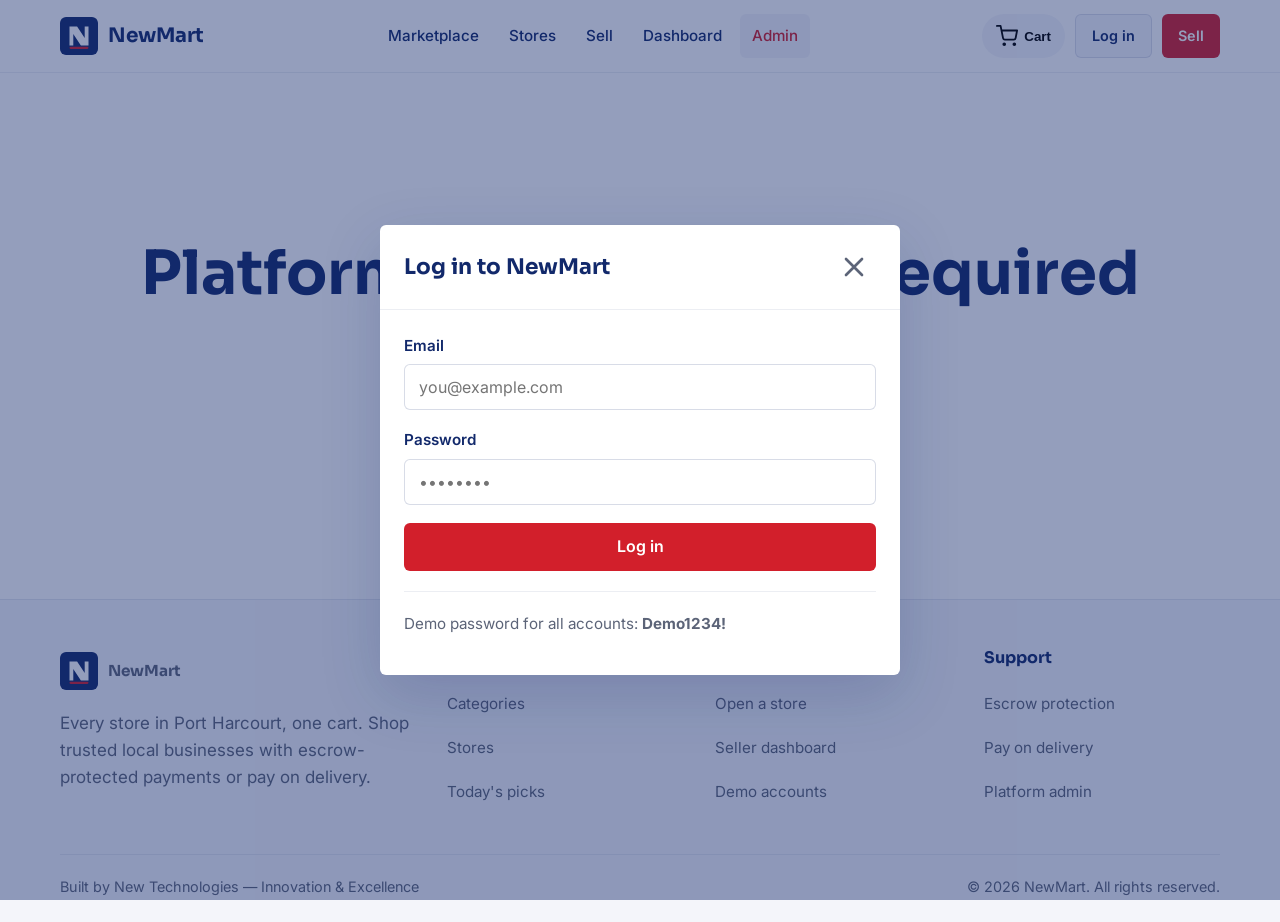
<file: admin.html>
<!DOCTYPE html>
<html lang="en-NG">
<head>
  <meta charset="UTF-8">
  <meta name="viewport" content="width=device-width, initial-scale=1.0">
  <title>Platform Dashboard — NewMart</title>
  <meta name="description" content="New Technologies platform overview for NewMart marketplace.">
  <link rel="stylesheet" href="https://fonts.googleapis.com/css2?family=Sora:wght@400;500;600;700&family=Inter:wght@400;500;600;700;800&display=swap">
  <link rel="stylesheet" href="kira-kit/kira-motion.css">
  <link rel="stylesheet" href="css/styles.css">
</head>
<body>
  <main>
    <section class="section" id="admin">
      <div class="container">
        <div id="guest-message" style="display:none;">
          <div class="empty-state">
            <h1 class="section-title">Platform admin access required</h1>
            <p>Log in with an admin account to view this dashboard.</p>
            <a href="sell.html#demo" class="btn btn-primary" style="margin-top:16px;">See demo logins</a>
          </div>
        </div>

        <div id="admin-content">
          <h1 class="section-title" data-motion="fade-up">Platform overview</h1>
          <p class="section-lead" data-motion="fade-up">New Technologies' marketplace health view.</p>
          <div class="stat-grid" data-motion="fade-up" data-motion-stagger="80" id="platform-stats"></div>

          <div class="panel" data-motion="fade-up">
            <h3>Trend charts</h3>
            <div class="card-grid" id="trend-charts">
              <div class="stat-card"><h4>Sales</h4><div style="height:120px;background:linear-gradient(to top, rgba(18,41,107,0.1) 60%, transparent 60%);border-radius:var(--radius-card);margin-top:10px;"></div></div>
              <div class="stat-card"><h4>New stores</h4><div style="height:120px;background:linear-gradient(to top, rgba(18,41,107,0.1) 40%, transparent 40%);border-radius:var(--radius-card);margin-top:10px;"></div></div>
              <div class="stat-card"><h4>Buyer sign-ups</h4><div style="height:120px;background:linear-gradient(to top, rgba(18,41,107,0.1) 70%, transparent 70%);border-radius:var(--radius-card);margin-top:10px;"></div></div>
            </div>
          </div>

          <div class="panel" data-motion="fade-up" id="stores-panel">
            <h3>Stores</h3>
            <div class="table-wrap" style="overflow-x:auto;">
              <table class="data-table" id="stores-table">
                <thead><tr><th>Store</th><th>Owner</th><th>Status</th><th>GMV</th><th>Dispute rate</th><th>Actions</th></tr></thead>
                <tbody></tbody>
              </table>
            </div>
          </div>

          <div class="panel" data-motion="fade-up" id="disputes-panel">
            <h3>Disputes</h3>
            <div id="disputes-list"></div>
          </div>

          <div class="panel" data-motion="fade-up" id="invoices-panel">
            <h3>Commission & POD invoices</h3>
            <div class="table-wrap" style="overflow-x:auto;">
              <table class="data-table" id="admin-invoices-table">
                <thead><tr><th>Store</th><th>Type</th><th>Amount</th><th>Due</th><th>Status</th><th>Actions</th></tr></thead>
                <tbody></tbody>
              </table>
            </div>
          </div>
        </div>
      </div>
    </section>
  </main>

  <script src="kira-kit/gsap.min.js"></script>
  <script src="kira-kit/ScrollTrigger.min.js"></script>
  <script src="kira-kit/kira-motion.js" defer></script>
  <script src="js/app.js"></script>
  <script src="js/pages/admin.js"></script>
</body>
</html>
</file>
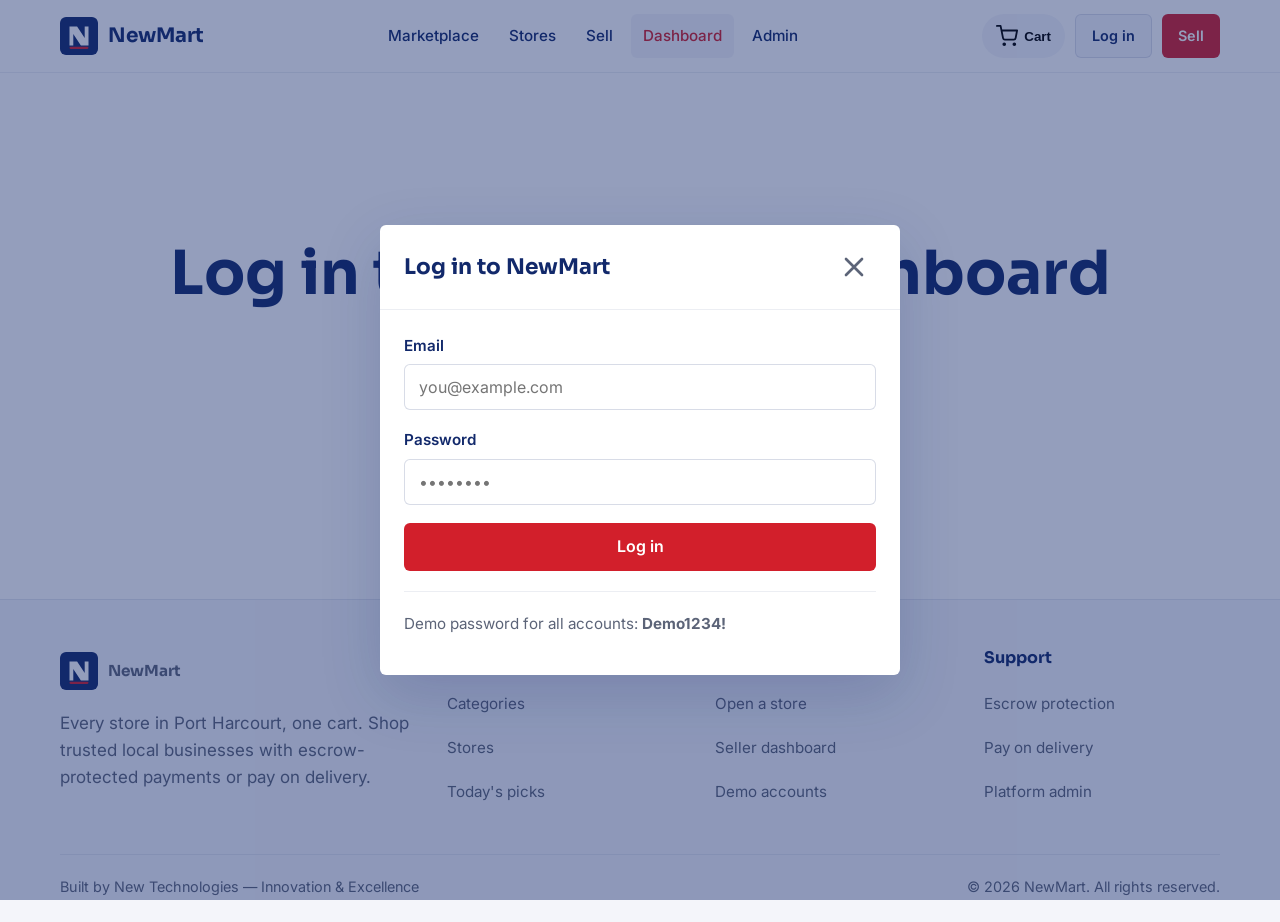
<file: dashboard.html>
<!DOCTYPE html>
<html lang="en-NG">
<head>
  <meta charset="UTF-8">
  <meta name="viewport" content="width=device-width, initial-scale=1.0">
  <title>Seller Dashboard — NewMart</title>
  <meta name="description" content="Manage your NewMart storefront, products, orders, wallet and team.">
  <link rel="stylesheet" href="https://fonts.googleapis.com/css2?family=Sora:wght@400;500;600;700&family=Inter:wght@400;500;600;700;800&display=swap">
  <link rel="stylesheet" href="kira-kit/kira-motion.css">
  <link rel="stylesheet" href="css/styles.css">
</head>
<body>
  <main>
    <section class="section" id="dashboard">
      <div class="container">
        <div id="guest-message" style="display:none;">
          <div class="empty-state">
            <h1 class="section-title">Log in to view your dashboard</h1>
            <p>Use a demo account or sign in with your store credentials.</p>
            <a href="sell.html#demo" class="btn btn-primary" style="margin-top:16px;">See demo logins</a>
          </div>
        </div>

        <div class="dashboard-grid" id="dashboard-content">
          <aside class="dashboard-sidebar" data-motion="fade-up">
            <h3 style="margin-bottom:12px;font-size:1.1rem;" id="sidebar-store">Your store</h3>
            <nav id="dashboard-nav">
              <a href="#overview" class="active" data-tab="overview">Overview</a>
              <a href="#products" data-tab="products">Products</a>
              <a href="#orders" data-tab="orders">Orders</a>
              <a href="#wallet" data-tab="wallet">Wallet & payouts</a>
              <a href="#team" data-tab="team" id="nav-team">Your team</a>
            </nav>
          </aside>

          <div class="dashboard-main">
            <!-- Overview -->
            <div id="tab-overview" class="tab-panel">
              <h1 class="section-title" id="dash-greeting">Good morning</h1>
              <p class="section-lead" id="dash-role">Manage your store from here.</p>
              <div class="stat-grid" data-motion="fade-up" data-motion-stagger="80" id="overview-stats"></div>
              <div class="panel" data-motion="fade-up">
                <h3>Quick actions</h3>
                <div class="flex flex-wrap gap-2">
                  <button class="btn btn-primary" id="qa-add-product">Add product</button>
                  <button class="btn btn-secondary" id="qa-view-orders">View orders</button>
                  <button class="btn btn-secondary" id="qa-withdraw">Withdraw</button>
                </div>
              </div>
              <div id="overview-alerts" data-motion="fade-up"></div>
            </div>

            <!-- Products -->
            <div id="tab-products" class="tab-panel hidden">
              <div class="flex justify-between items-center flex-wrap gap-2" style="margin-bottom:1.5em;">
                <div>
                  <h2 class="section-title">Products</h2>
                  <p class="section-lead mt-0">Add and edit products with photos, ₦ price and stock count.</p>
                </div>
                <button class="btn btn-primary" id="btn-add-product">Add product</button>
              </div>
              <div class="panel" data-motion="fade-up">
                <h3>Low stock</h3>
                <div id="low-stock-list"></div>
              </div>
              <div class="panel" data-motion="fade-up">
                <h3>All products</h3>
                <div class="table-wrap" style="overflow-x:auto;">
                  <table class="data-table" id="products-table">
                    <thead><tr><th>Product</th><th>Price</th><th>Stock</th><th>Status</th><th>Actions</th></tr></thead>
                    <tbody></tbody>
                  </table>
                </div>
              </div>
            </div>

            <!-- Orders -->
            <div id="tab-orders" class="tab-panel hidden">
              <h2 class="section-title">Orders</h2>
              <p class="section-lead">Update a status in one tap and buyers see progress instantly.</p>
              <div id="orders-board" data-motion="fade-up" data-motion-stagger="80"></div>
            </div>

            <!-- Wallet -->
            <div id="tab-wallet" class="tab-panel hidden">
              <h2 class="section-title">Wallet & payouts</h2>
              <p class="section-lead">Released funds land in your wallet minus the 5% commission.</p>
              <div class="stat-grid" data-motion="fade-up" data-motion-stagger="80" id="wallet-stats"></div>
              <div class="panel" data-motion="fade-up">
                <h3>Withdraw to bank</h3>
                <form id="withdraw-form">
                  <div class="form-row">
                    <div class="form-group">
                      <label for="withdraw-amount">Amount (₦)</label>
                      <input type="number" id="withdraw-amount" min="1000" required>
                    </div>
                    <div class="form-group">
                      <label for="withdraw-account">Bank account</label>
                      <input type="text" id="withdraw-account" placeholder="Account number / bank name" required>
                    </div>
                  </div>
                  <button type="submit" class="btn btn-primary" id="btn-withdraw">Withdraw</button>
                </form>
              </div>
              <div class="panel" data-motion="fade-up">
                <h3>Pay-on-delivery invoices</h3>
                <div class="table-wrap" style="overflow-x:auto;">
                  <table class="data-table" id="invoices-table">
                    <thead><tr><th>Period</th><th>Amount</th><th>Due</th><th>Status</th></tr></thead>
                    <tbody></tbody>
                  </table>
                </div>
              </div>
            </div>

            <!-- Team -->
            <div id="tab-team" class="tab-panel hidden">
              <h2 class="section-title">Your team</h2>
              <p class="section-lead">Invite staff by email. Owner: products, staff and payouts. Manager: products and orders. Sales rep: orders only.</p>
              <div class="panel" data-motion="fade-up">
                <h3>Invite team member</h3>
                <form id="invite-form">
                  <div class="form-row">
                    <div class="form-group">
                      <label for="invite-name">Name</label>
                      <input type="text" id="invite-name" required>
                    </div>
                    <div class="form-group">
                      <label for="invite-email">Email</label>
                      <input type="email" id="invite-email" required>
                    </div>
                  </div>
                  <div class="form-row">
                    <div class="form-group">
                      <label for="invite-role">Role</label>
                      <select id="invite-role" required>
                        <option value="manager">Manager</option>
                        <option value="sales">Sales rep</option>
                      </select>
                    </div>
                    <div class="form-group">
                      <label for="invite-password">Password</label>
                      <input type="password" id="invite-password" required>
                    </div>
                  </div>
                  <button type="submit" class="btn btn-primary">Send invite</button>
                </form>
              </div>
              <div class="panel" data-motion="fade-up">
                <h3>Team members</h3>
                <div class="table-wrap" style="overflow-x:auto;">
                  <table class="data-table" id="team-table">
                    <thead><tr><th>Name</th><th>Email</th><th>Role</th><th>Actions</th></tr></thead>
                    <tbody></tbody>
                  </table>
                </div>
              </div>
            </div>
          </div>
        </div>
      </div>
    </section>
  </main>

  <script src="kira-kit/gsap.min.js"></script>
  <script src="kira-kit/ScrollTrigger.min.js"></script>
  <script src="kira-kit/kira-motion.js" defer></script>
  <script src="js/app.js"></script>
  <script src="js/pages/dashboard.js"></script>
</body>
</html>
</file>
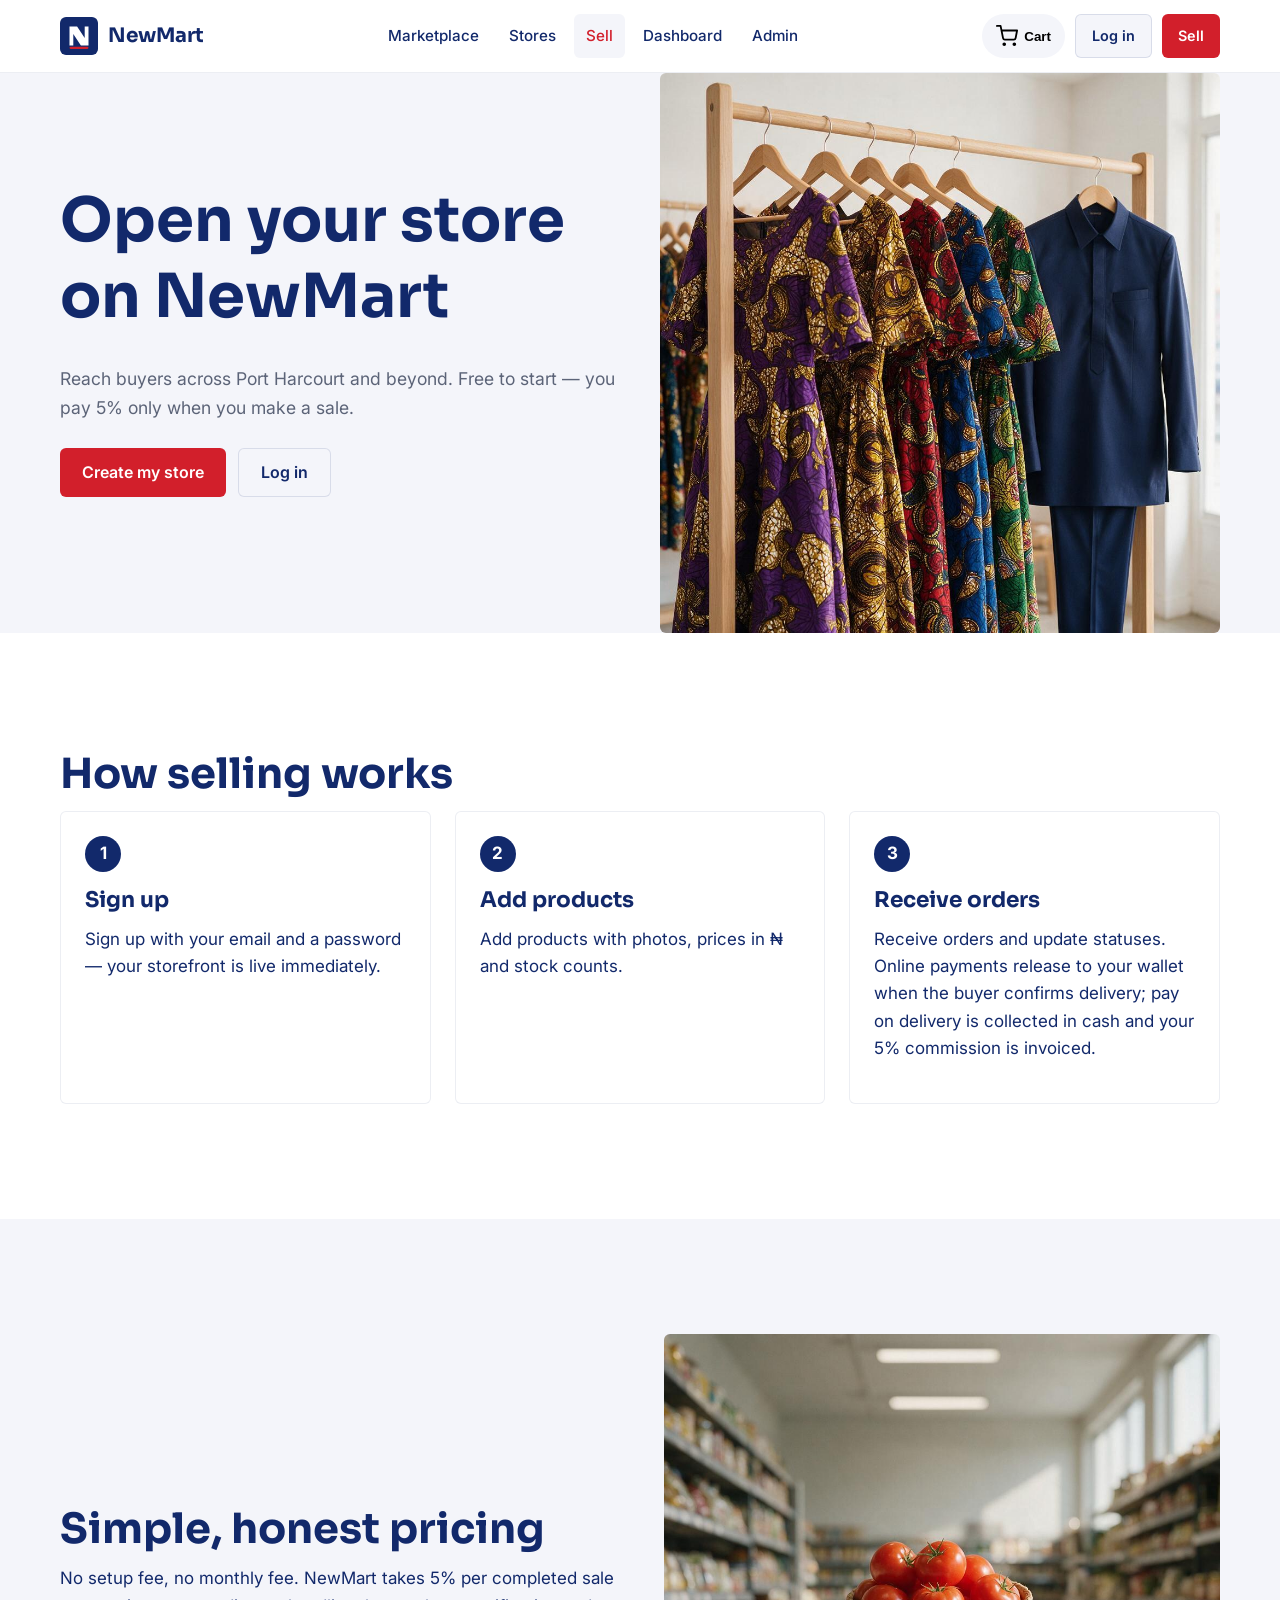
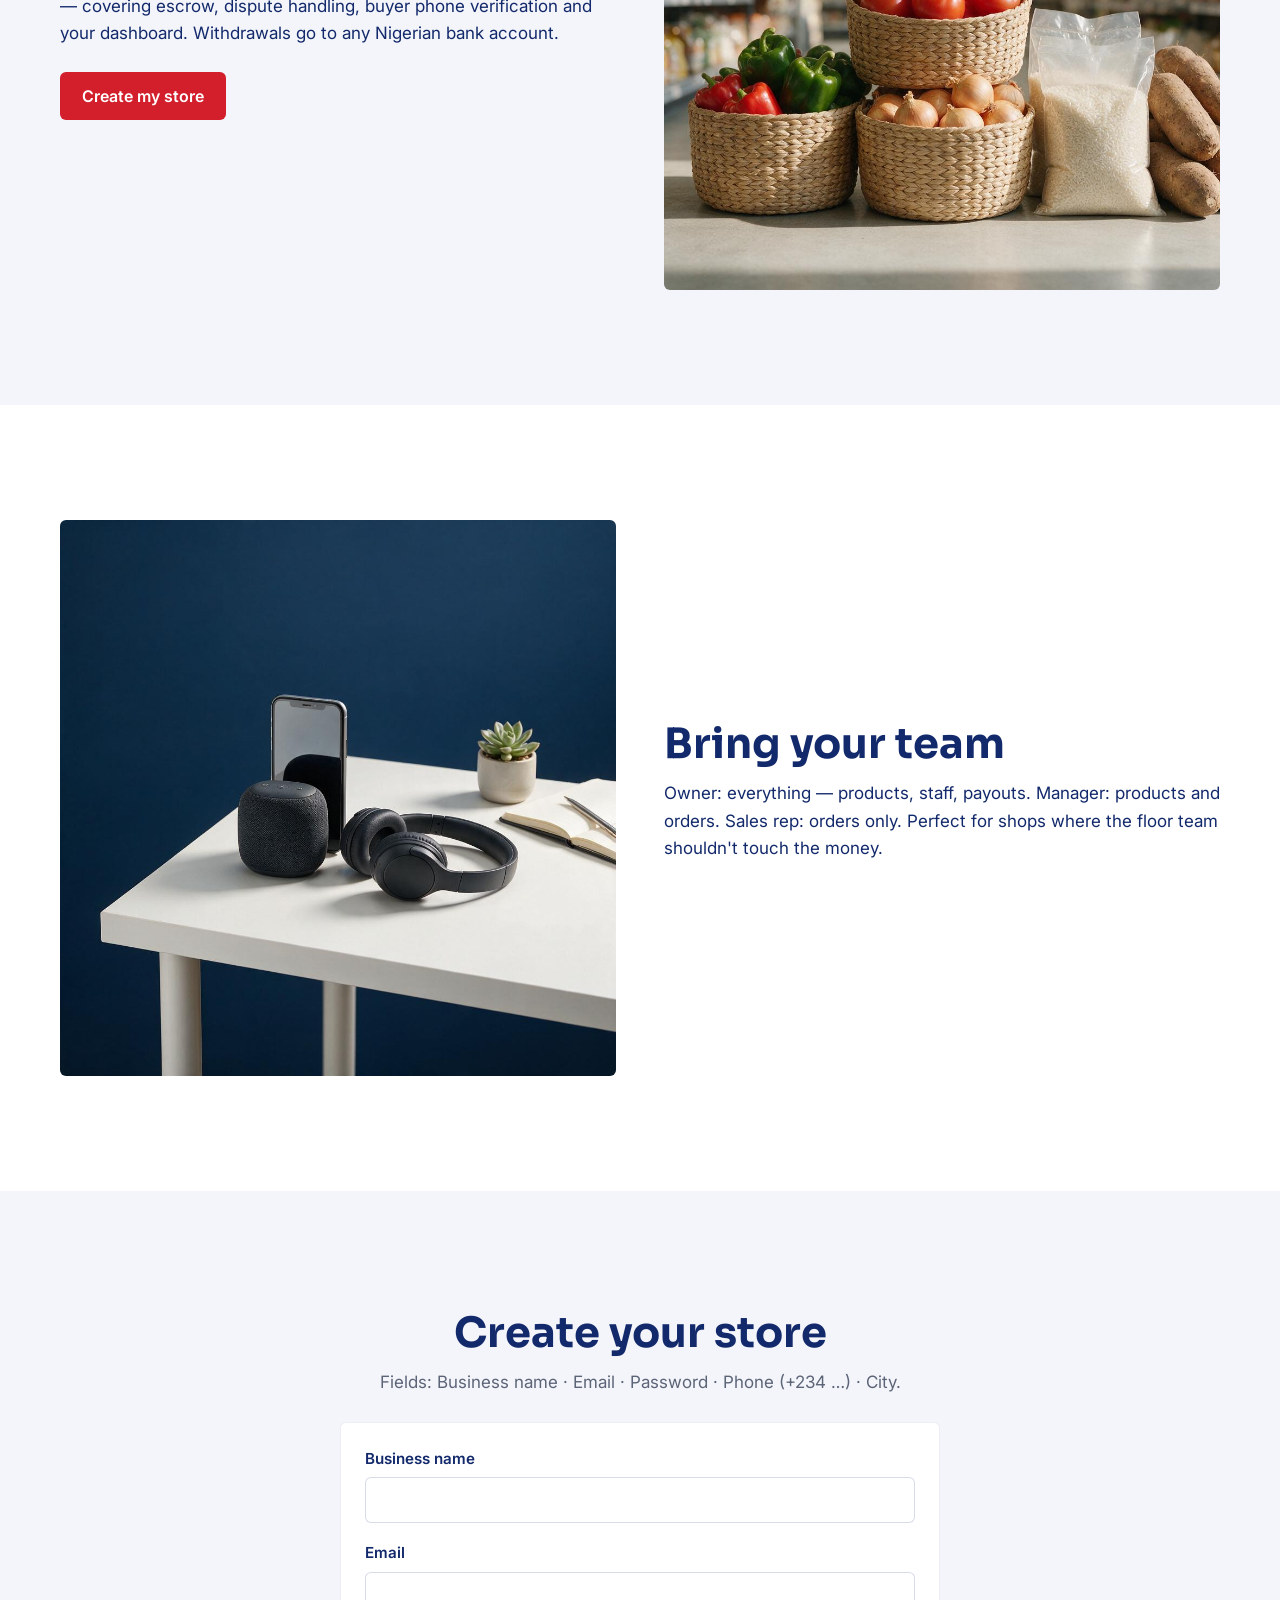
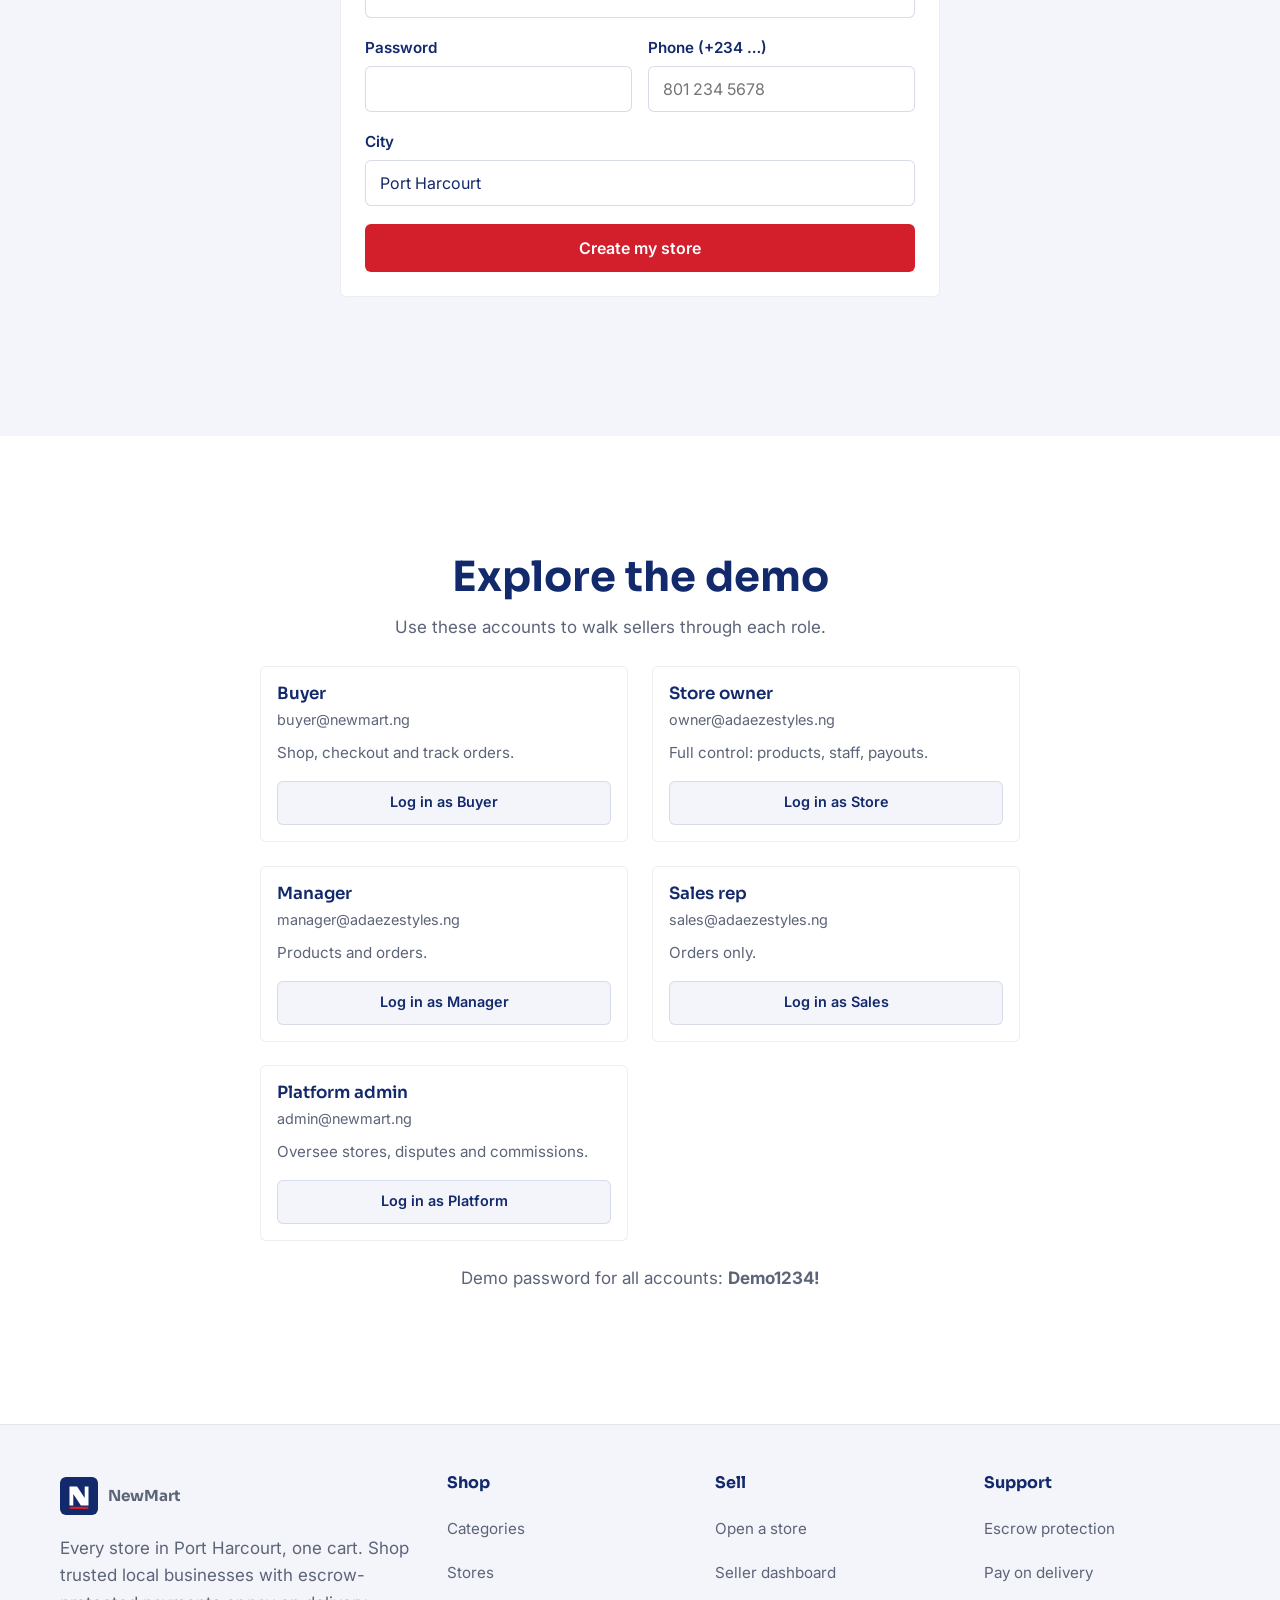
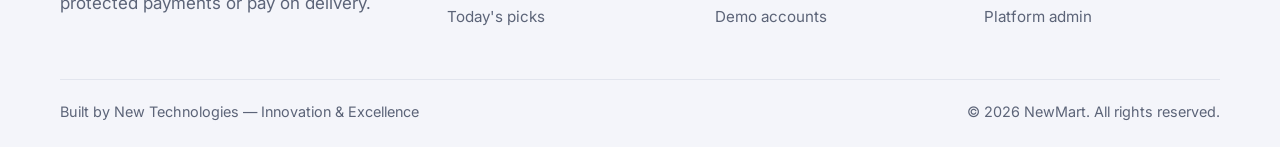
<file: sell.html>
<!DOCTYPE html>
<html lang="en-NG">
<head>
  <meta charset="UTF-8">
  <meta name="viewport" content="width=device-width, initial-scale=1.0">
  <title>Sell on NewMart — Open your store</title>
  <meta name="description" content="Open a free storefront on NewMart. Sell to buyers across Port Harcourt with escrow-protected payments and pay on delivery.">
  <link rel="stylesheet" href="https://fonts.googleapis.com/css2?family=Sora:wght@400;500;600;700&family=Inter:wght@400;500;600;700;800&display=swap">
  <link rel="stylesheet" href="kira-kit/kira-motion.css">
  <link rel="stylesheet" href="css/styles.css">
</head>
<body>
  <main>
    <!-- Hero -->
    <section class="hero" id="sell-hero">
      <div class="container">
        <div class="hero-inner">
          <div class="hero-content" data-motion="fade-up">
            <h1 class="hero-title">Open your store on NewMart</h1>
            <p class="hero-text">Reach buyers across Port Harcourt and beyond. Free to start — you pay 5% only when you make a sale.</p>
            <div class="hero-actions">
              <a href="#signup" class="btn btn-primary">Create my store</a>
              <button class="btn btn-secondary" id="btn-login">Log in</button>
            </div>
          </div>
          <div class="hero-media" data-motion="fade-left">
            <img src="assets/store-fashion.jpg" alt="Ankara dresses and a tailored suit hanging in a bright boutique" width="1200" height="675">
          </div>
        </div>
      </div>
    </section>

    <!-- How selling works -->
    <section class="section" id="how">
      <div class="container">
        <h2 class="section-title" data-motion="fade-up">How selling works</h2>
        <div class="steps" data-motion="fade-up" data-motion-stagger="80">
          <div class="step">
            <h3>Sign up</h3>
            <p>Sign up with your email and a password — your storefront is live immediately.</p>
          </div>
          <div class="step">
            <h3>Add products</h3>
            <p>Add products with photos, prices in ₦ and stock counts.</p>
          </div>
          <div class="step">
            <h3>Receive orders</h3>
            <p>Receive orders and update statuses. Online payments release to your wallet when the buyer confirms delivery; pay on delivery is collected in cash and your 5% commission is invoiced.</p>
          </div>
        </div>
      </div>
    </section>

    <!-- Pricing -->
    <section class="section" style="background:var(--surface);" id="pricing">
      <div class="container">
        <div class="feature-block">
          <div data-motion="fade-up">
            <h2 class="section-title">Simple, honest pricing</h2>
            <p>No setup fee, no monthly fee. NewMart takes 5% per completed sale — covering escrow, dispute handling, buyer phone verification and your dashboard. Withdrawals go to any Nigerian bank account.</p>
            <a href="#signup" class="btn btn-primary" style="margin-top:8px;">Create my store</a>
          </div>
          <div class="feature-media" data-motion="fade-up">
            <img src="assets/store-groceries.jpg" alt="Baskets of fresh tomatoes, peppers and rice bags in a grocery store" width="600" height="600">
          </div>
        </div>
      </div>
    </section>

    <!-- Team -->
    <section class="section" id="team">
      <div class="container">
        <div class="feature-block reverse">
          <div data-motion="fade-up">
            <h2 class="section-title">Bring your team</h2>
            <p>Owner: everything — products, staff, payouts. Manager: products and orders. Sales rep: orders only. Perfect for shops where the floor team shouldn't touch the money.</p>
          </div>
          <div class="feature-media" data-motion="fade-up">
            <img src="assets/store-electronics.jpg" alt="Smartphone, speaker and headphones arranged on a white desk" width="600" height="600">
          </div>
        </div>
      </div>
    </section>

    <!-- Sign-up -->
    <section class="section" style="background:var(--surface);" id="signup">
      <div class="container" style="max-width:640px;">
        <h2 class="section-title text-center" data-motion="fade-up">Create your store</h2>
        <p class="section-lead text-center" data-motion="fade-up">Fields: Business name · Email · Password · Phone (+234 …) · City.</p>
        <form id="signup-form" class="panel" data-motion="fade-up">
          <div class="form-group">
            <label for="biz-name">Business name</label>
            <input type="text" id="biz-name" required>
          </div>
          <div class="form-group">
            <label for="biz-email">Email</label>
            <input type="email" id="biz-email" required>
          </div>
          <div class="form-row">
            <div class="form-group">
              <label for="biz-password">Password</label>
              <input type="password" id="biz-password" required minlength="6">
            </div>
            <div class="form-group">
              <label for="biz-phone">Phone (+234 …)</label>
              <input type="tel" id="biz-phone" required placeholder="801 234 5678">
            </div>
          </div>
          <div class="form-group">
            <label for="biz-city">City</label>
            <input type="text" id="biz-city" value="Port Harcourt" required>
          </div>
          <div id="signup-error" class="text-accent mb-2" style="display:none;"></div>
          <button type="submit" class="btn btn-primary btn-block">Create my store</button>
        </form>
      </div>
    </section>

    <!-- Demo -->
    <section class="section" id="demo">
      <div class="container" style="max-width:800px;">
        <h2 class="section-title text-center" data-motion="fade-up">Explore the demo</h2>
        <p class="section-lead text-center" data-motion="fade-up">Use these accounts to walk sellers through each role.</p>
        <div class="card-grid" data-motion="fade-up" data-motion-stagger="80" id="demo-accounts"></div>
        <p class="text-center text-muted" data-motion="fade-up" style="margin-top:24px;">Demo password for all accounts: <strong>Demo1234!</strong></p>
      </div>
    </section>
  </main>

  <script src="kira-kit/gsap.min.js"></script>
  <script src="kira-kit/ScrollTrigger.min.js"></script>
  <script src="kira-kit/kira-motion.js" defer></script>
  <script src="js/app.js"></script>
  <script src="js/pages/sell.js"></script>
</body>
</html>
</file>
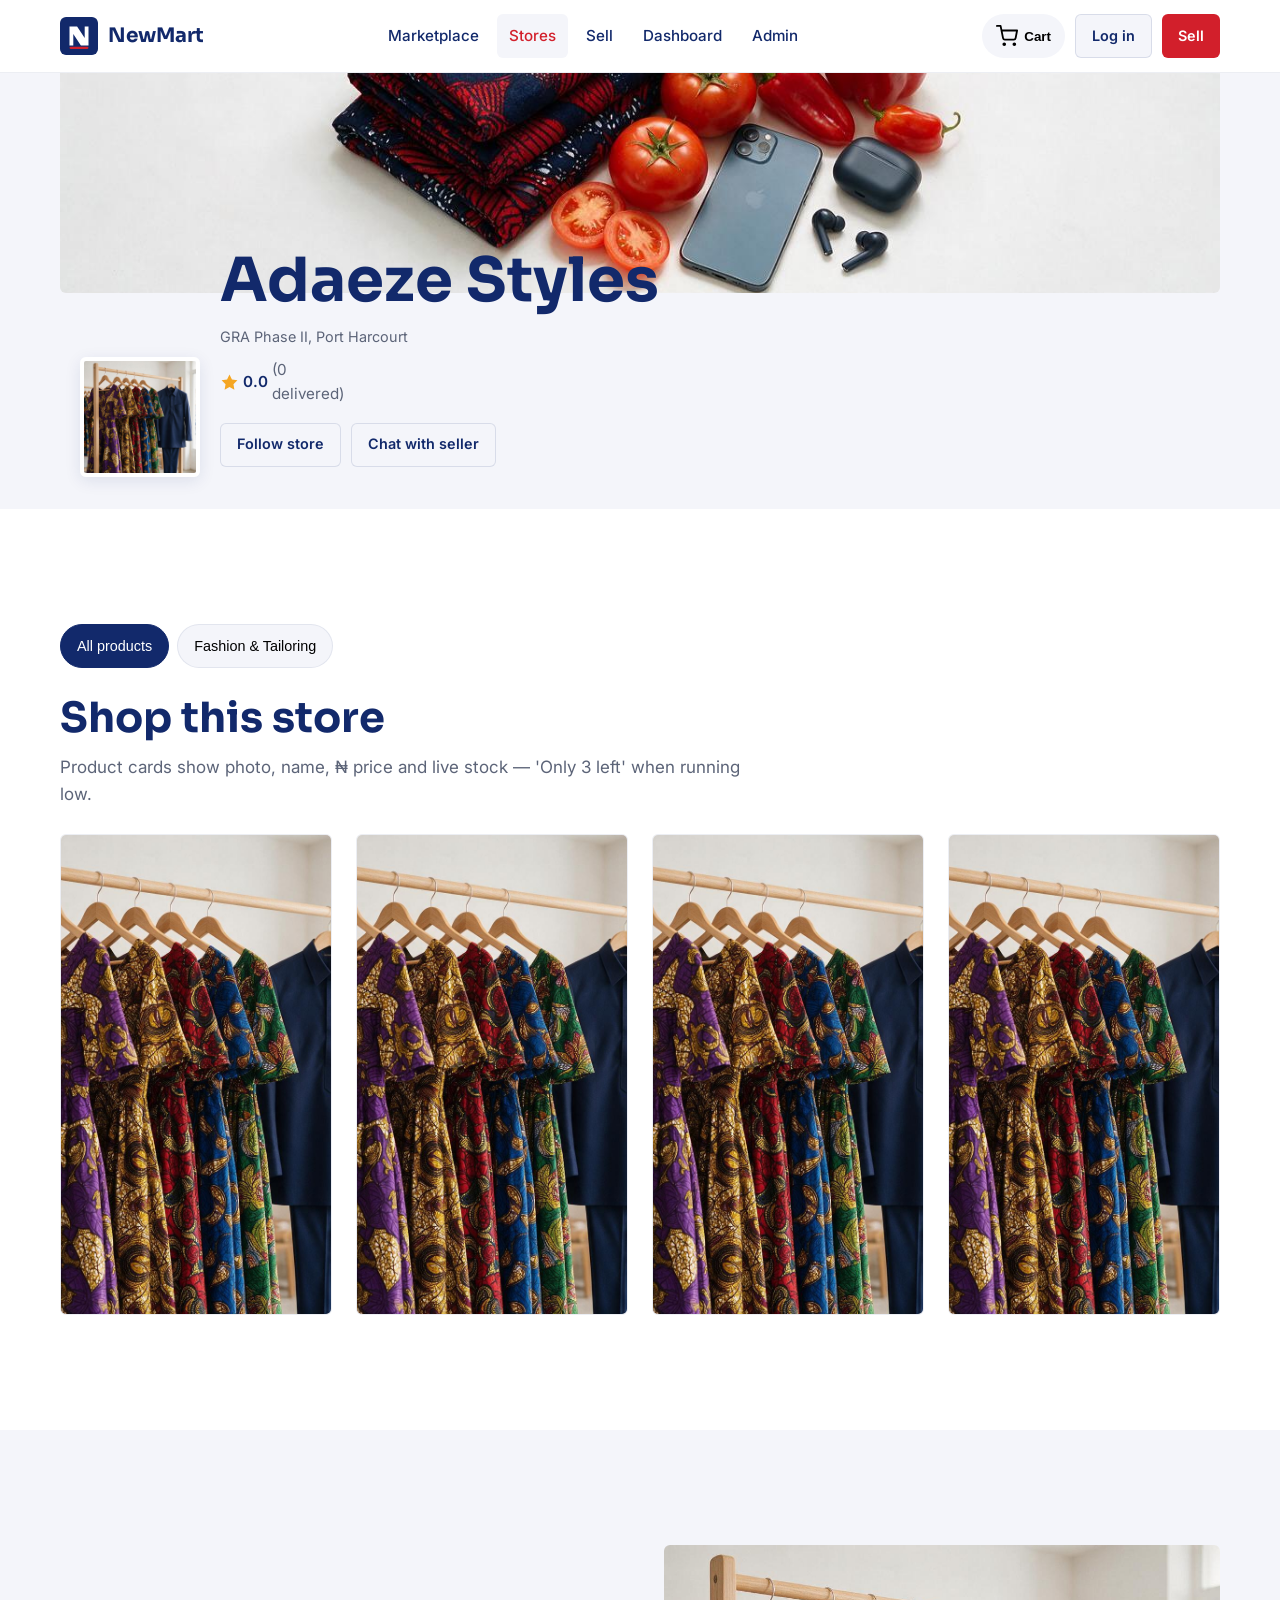
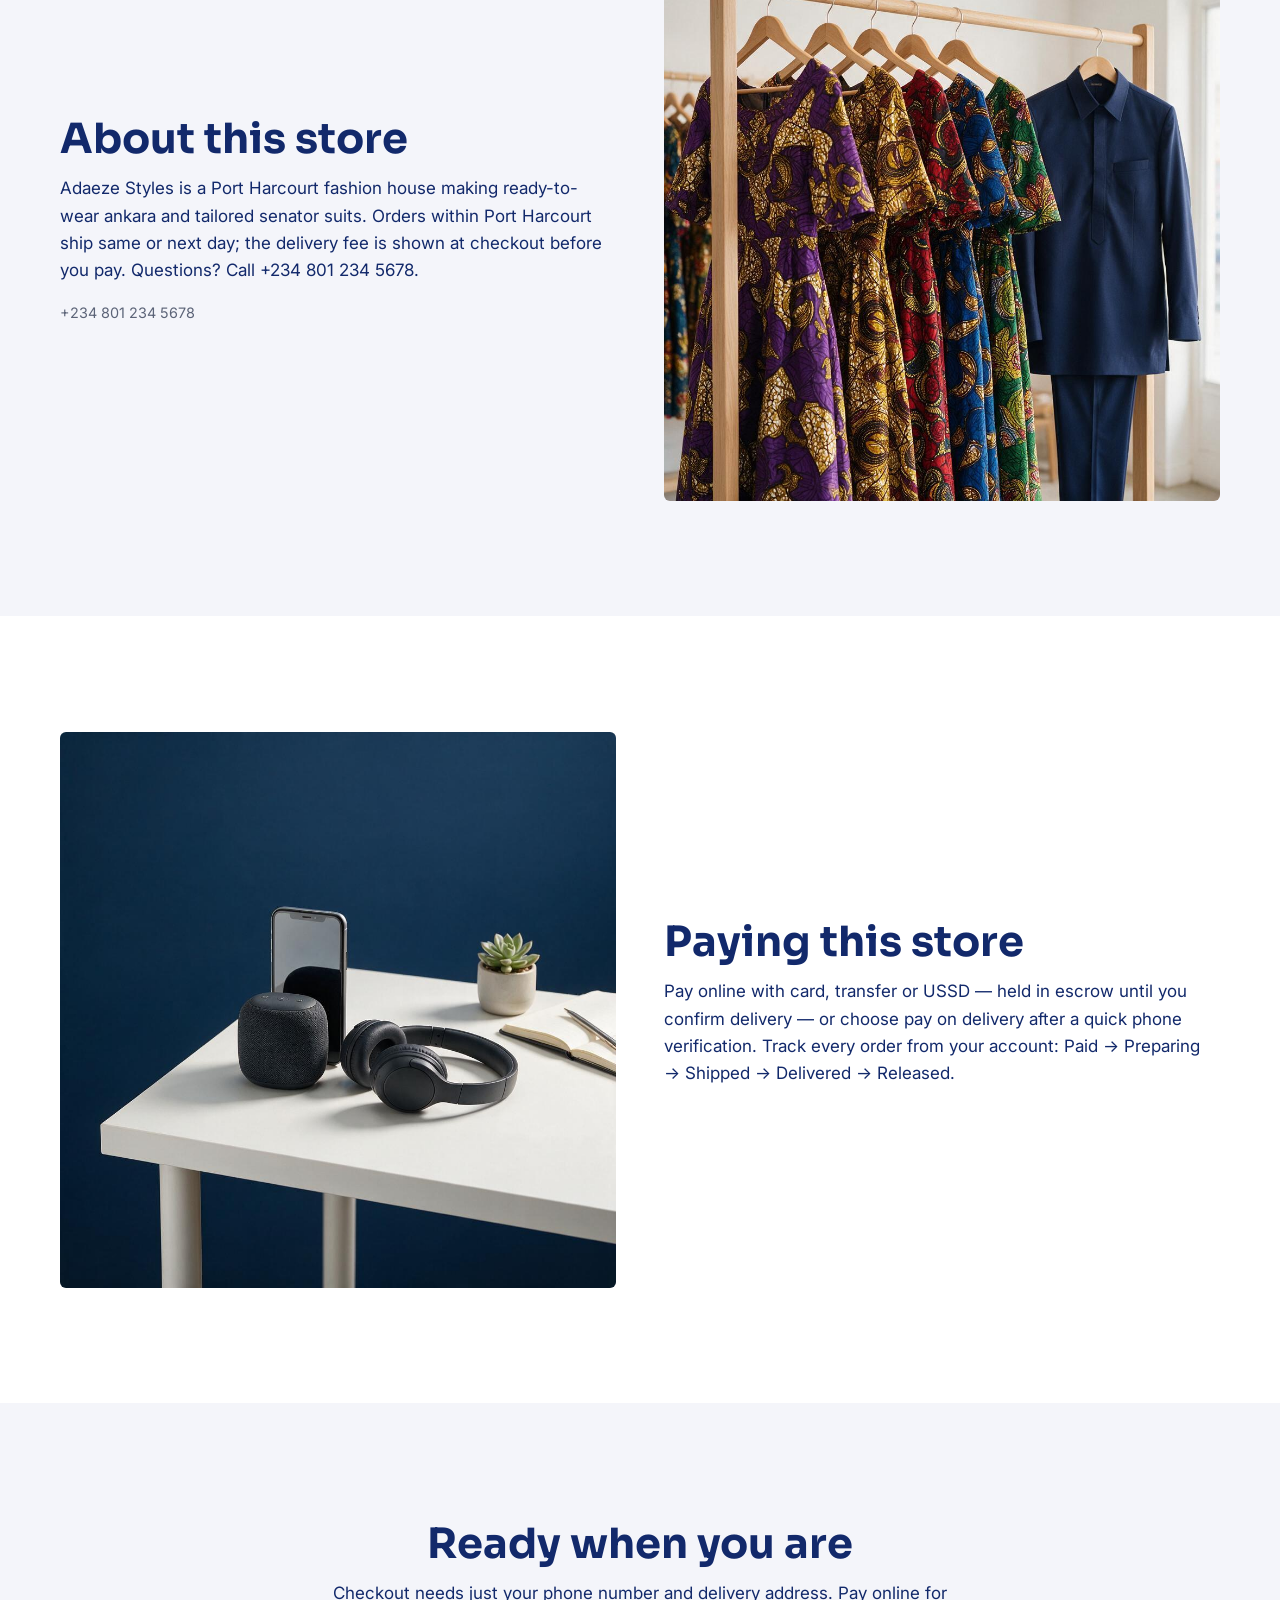
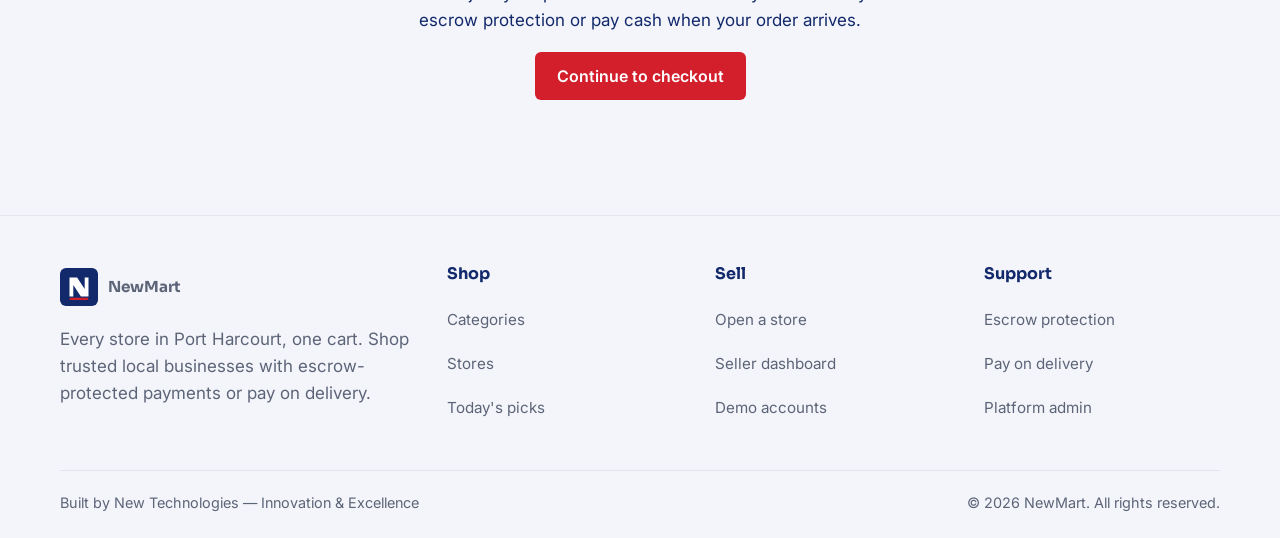
<file: store.html>
<!DOCTYPE html>
<html lang="en-NG">
<head>
  <meta charset="UTF-8">
  <meta name="viewport" content="width=device-width, initial-scale=1.0">
  <title>Storefront — NewMart</title>
  <meta name="description" content="Shop verified Port Harcourt stores on NewMart. Escrow-protected payments and pay on delivery.">
  <link rel="stylesheet" href="https://fonts.googleapis.com/css2?family=Sora:wght@400;500;600;700&family=Inter:wght@400;500;600;700;800&display=swap">
  <link rel="stylesheet" href="kira-kit/kira-motion.css">
  <link rel="stylesheet" href="css/styles.css">
</head>
<body>
  <main>
    <div class="store-header" id="store-header">
      <div class="container">
        <img src="assets/home-hero.jpg" alt="Store cover" class="store-cover" id="store-cover" width="1200" height="300">
        <div class="store-header-info">
          <img src="assets/store-fashion.jpg" alt="Store logo" class="store-logo-large" id="store-logo" width="120" height="120">
          <div class="store-header-text">
            <h1 id="store-name">Adaeze Styles</h1>
            <p class="card-meta" id="store-location">GRA Phase II, Port Harcourt</p>
            <div class="rating" id="store-rating">★ 0.0</div>
            <div class="store-header-actions">
              <button class="btn btn-secondary btn-sm" id="btn-follow">Follow store</button>
              <button class="btn btn-secondary btn-sm" id="btn-chat">Chat with seller</button>
            </div>
          </div>
        </div>
      </div>
    </div>

    <section class="section">
      <div class="container">
        <div class="chips" id="store-chips" data-motion="fade-up">
          <button class="chip active" data-filter="all">All products</button>
        </div>
        <h2 class="section-title" data-motion="fade-up">Shop this store</h2>
        <p class="section-lead" data-motion="fade-up">Product cards show photo, name, ₦ price and live stock — 'Only 3 left' when running low.</p>
        <div class="card-grid" data-motion="fade-up" data-motion-stagger="80" id="store-products"></div>
      </div>
    </section>

    <section class="section" style="background:var(--surface);" id="about">
      <div class="container">
        <div class="feature-block">
          <div data-motion="fade-up">
            <h2 class="section-title">About this store</h2>
            <p id="store-about">Adaeze Styles is a Port Harcourt fashion house making ready-to-wear ankara and tailored senator suits. Orders within Port Harcourt ship same or next day; the delivery fee is shown at checkout before you pay. Questions? Call +234 801 234 5678.</p>
            <p class="card-meta" id="store-phone">+234 801 234 5678</p>
          </div>
          <div class="feature-media" data-motion="fade-up">
            <img src="assets/store-fashion.jpg" alt="Ankara dresses and a tailored suit hanging in a bright boutique" id="about-image" width="600" height="600">
          </div>
        </div>
      </div>
    </section>

    <section class="section" id="paying">
      <div class="container">
        <div class="feature-block reverse">
          <div data-motion="fade-up">
            <h2 class="section-title">Paying this store</h2>
            <p>Pay online with card, transfer or USSD — held in escrow until you confirm delivery — or choose pay on delivery after a quick phone verification. Track every order from your account: Paid → Preparing → Shipped → Delivered → Released.</p>
          </div>
          <div class="feature-media" data-motion="fade-up">
            <img src="assets/store-electronics.jpg" alt="Payment and gadgets" width="600" height="600">
          </div>
        </div>
      </div>
    </section>

    <section class="section" style="background:var(--surface);" id="ready">
      <div class="container" style="text-align:center;max-width:700px;">
        <h2 class="section-title" data-motion="fade-up">Ready when you are</h2>
        <p data-motion="fade-up">Checkout needs just your phone number and delivery address. Pay online for escrow protection or pay cash when your order arrives.</p>
        <button class="btn btn-primary" id="store-checkout" data-motion="fade-up">Continue to checkout</button>
      </div>
    </section>
  </main>

  <script src="kira-kit/gsap.min.js"></script>
  <script src="kira-kit/ScrollTrigger.min.js"></script>
  <script src="kira-kit/kira-motion.js" defer></script>
  <script src="js/app.js"></script>
  <script src="js/pages/store.js"></script>
</body>
</html>
</file>
<file: kira-kit/kira-motion.css>
/*! kira-motion 1.0.0 | Kira Code motion kit | MIT */
/* Hidden states apply only once kira-motion.js has run (html.kira-motion), so a
   page whose script fails still shows everything. */

:root {
  --km-duration: 700ms;
  --km-ease: cubic-bezier(0.22, 1, 0.36, 1);
  --km-distance: 28px;
}

html.kira-motion [data-motion] {
  opacity: 0;
  transition:
    opacity var(--km-duration) var(--km-ease),
    transform var(--km-duration) var(--km-ease),
    filter var(--km-duration) var(--km-ease);
  transition-delay: var(--km-delay, 0ms);
  will-change: opacity, transform;
}
html.kira-motion [data-motion='fade-up'] { transform: translate3d(0, var(--km-distance), 0); }
html.kira-motion [data-motion='fade-down'] { transform: translate3d(0, calc(var(--km-distance) * -1), 0); }
html.kira-motion [data-motion='fade-left'] { transform: translate3d(var(--km-distance), 0, 0); }
html.kira-motion [data-motion='fade-right'] { transform: translate3d(calc(var(--km-distance) * -1), 0, 0); }
html.kira-motion [data-motion='zoom'] { transform: scale(0.94); }
html.kira-motion [data-motion='blur'] { filter: blur(10px); }
html.kira-motion [data-motion].is-in {
  opacity: 1;
  transform: none;
  filter: none;
}

/* Split headings: the element stays visible, its pieces reveal in turn. */
html.kira-motion [data-split][data-motion] { opacity: 1; transform: none; filter: none; }
[data-split] .km-piece { display: inline-block; }
html.kira-motion [data-split][data-motion] .km-piece {
  opacity: 0;
  transform: translate3d(0, 0.6em, 0);
  transition:
    opacity 600ms var(--km-ease),
    transform 600ms var(--km-ease);
  transition-delay: calc(var(--km-delay, 0ms) + var(--km-i, 0) * 40ms);
}
html.kira-motion [data-split][data-motion].is-in .km-piece { opacity: 1; transform: none; }

[data-marquee] { overflow: hidden; }
.km-marquee-row {
  display: flex;
  width: max-content;
  animation: km-marquee var(--km-marquee-duration, 30s) linear infinite;
}
.km-marquee-track { display: flex; flex-shrink: 0; }
[data-marquee]:hover .km-marquee-row { animation-play-state: paused; }
@keyframes km-marquee {
  to { transform: translate3d(-50%, 0, 0); }
}

[data-progress] {
  transform: scaleX(0);
  transform-origin: 0 50%;
}

[data-parallax] { will-change: transform; }

@media (prefers-reduced-motion: reduce) {
  html.kira-motion [data-motion],
  html.kira-motion [data-split][data-motion] .km-piece {
    opacity: 1 !important;
    transform: none !important;
    filter: none !important;
    transition: none !important;
  }
  .km-marquee-row { animation: none; }
}
</file>
<file: css/styles.css>
/* NewMart — Multi-vendor marketplace styles */

:root {
  --bg: #ffffff;
  --surface: #f4f5fa;
  --text: #12296b;
  --muted: #5c6478;
  --accent: #d21f2b;
  --on-accent: #ffffff;
  --font-display: 'Sora', system-ui, -apple-system, 'Segoe UI', Roboto, sans-serif;
  --font-body: 'Inter', system-ui, -apple-system, 'Segoe UI', Roboto, sans-serif;
  --h1: clamp(2.4rem, 3.5vw + 1rem, 4rem);
  --h2: clamp(1.7rem, 2vw + 1rem, 2.6rem);
  --h3: 1.35rem;
  --radius-card: 6px;
  --radius-button: 6px;
  --section-space: clamp(64px, 9vw, 120px);
}

*, *::before, *::after {
  box-sizing: border-box;
}

html {
  scroll-behavior: smooth;
}

@media (prefers-reduced-motion: reduce) {
  html {
    scroll-behavior: auto;
  }
  *, *::before, *::after {
    animation-duration: 0.01ms !important;
    animation-iteration-count: 1 !important;
    transition-duration: 0.01ms !important;
  }
}

body {
  margin: 0;
  font-family: var(--font-body);
  font-size: 17px;
  line-height: 1.6;
  color: var(--text);
  background: var(--bg);
  overflow-x: hidden;
}

img {
  max-width: 100%;
  height: auto;
  display: block;
}

h1, h2, h3, h4, h5, h6 {
  font-family: var(--font-display);
  margin: 0 0 0.6em;
  line-height: 1.25;
  color: var(--text);
}

h1 { font-size: var(--h1); }
h2 { font-size: var(--h2); }
h3 { font-size: var(--h3); }

p {
  margin: 0 0 1em;
}

a {
  color: var(--text);
  text-decoration: none;
}

a:hover {
  color: var(--accent);
}

.container {
  width: 100%;
  max-width: 1200px;
  margin: 0 auto;
  padding-left: 20px;
  padding-right: 20px;
}

.section {
  padding-top: var(--section-space);
  padding-bottom: var(--section-space);
}

.section-title {
  margin-bottom: 0.25em;
}

.section-lead {
  color: var(--muted);
  max-width: 700px;
  margin-bottom: 1.5em;
}

/* Header */
.site-header {
  position: sticky;
  top: 0;
  z-index: 100;
  background: rgba(255, 255, 255, 0.96);
  backdrop-filter: blur(8px);
  border-bottom: 1px solid rgba(18, 41, 107, 0.08);
}

.site-header .container {
  display: flex;
  align-items: center;
  justify-content: space-between;
  min-height: 72px;
  gap: 16px;
}

.logo {
  display: inline-flex;
  align-items: center;
  gap: 10px;
  min-height: 44px;
  font-family: var(--font-display);
  font-weight: 700;
  font-size: 1.25rem;
  color: var(--text);
}

.logo-mark {
  width: 38px;
  height: 38px;
  border-radius: var(--radius-card);
  object-fit: cover;
  flex-shrink: 0;
}

.main-nav {
  display: flex;
  align-items: center;
  gap: 6px;
}

.main-nav a {
  display: inline-flex;
  align-items: center;
  min-height: 44px;
  padding: 8px 12px;
  border-radius: var(--radius-button);
  font-weight: 500;
  font-size: 0.95rem;
}

.main-nav a:hover,
.main-nav a.active {
  background: var(--surface);
  color: var(--accent);
}

.header-actions {
  display: flex;
  align-items: center;
  gap: 10px;
}

@media (max-width: 720px) {
  .header-actions .btn,
  .header-actions a.btn {
    display: none;
  }
  .header-actions .cart-btn,
  .header-actions .menu-toggle {
    display: flex;
  }
}

.cart-btn {
  position: relative;
  background: var(--surface);
  border: none;
  min-width: 44px;
  min-height: 44px;
  padding: 0 14px;
  border-radius: 999px;
  display: inline-flex;
  align-items: center;
  justify-content: center;
  cursor: pointer;
}

.cart-btn svg {
  width: 22px;
  height: 22px;
}

.cart-count {
  position: absolute;
  top: -4px;
  right: -4px;
  background: var(--accent);
  color: var(--on-accent);
  font-size: 0.7rem;
  font-weight: 700;
  min-width: 20px;
  height: 20px;
  border-radius: 10px;
  display: grid;
  place-items: center;
  padding: 0 5px;
}

.menu-toggle {
  display: none;
  background: var(--surface);
  border: none;
  min-width: 44px;
  min-height: 44px;
  width: 44px;
  height: 44px;
  border-radius: var(--radius-button);
  cursor: pointer;
  padding: 0;
}

/* Buttons */
.btn {
  display: inline-flex;
  align-items: center;
  justify-content: center;
  gap: 8px;
  padding: 13px 22px;
  border-radius: var(--radius-button);
  font-family: var(--font-body);
  font-size: 1rem;
  font-weight: 600;
  line-height: 1.3;
  border: none;
  cursor: pointer;
  transition: transform 0.15s ease, box-shadow 0.15s ease, background 0.15s ease;
  min-height: 48px;
}

.btn:hover {
  transform: translateY(-1px);
}

.btn:active {
  transform: translateY(0);
}

.btn-primary {
  background: var(--accent);
  color: var(--on-accent);
}

.btn-primary:hover {
  background: #b51823;
  color: var(--on-accent);
}

.btn-secondary {
  background: var(--surface);
  color: var(--text);
  border: 1px solid rgba(18, 41, 107, 0.12);
}

.btn-secondary:hover {
  background: #e8eaf2;
  color: var(--text);
}

.btn-navy {
  background: var(--text);
  color: var(--bg);
}

.btn-navy:hover {
  background: #0d1f52;
  color: var(--bg);
}

.btn-ghost {
  background: transparent;
  color: var(--text);
}

.btn-ghost:hover {
  background: var(--surface);
}

.btn-sm {
  padding: 10px 16px;
  font-size: 0.9rem;
  min-height: 44px;
}

.btn-block {
  width: 100%;
}

.btn:disabled,
.btn[aria-disabled="true"] {
  opacity: 0.55;
  cursor: not-allowed;
  transform: none;
}

/* Forms */
.form-group {
  margin-bottom: 18px;
}

.form-group label {
  display: block;
  margin-bottom: 6px;
  font-weight: 600;
  font-size: 0.95rem;
}

.form-group input,
.form-group select,
.form-group textarea {
  width: 100%;
  padding: 12px 14px;
  border: 1px solid rgba(18, 41, 107, 0.16);
  border-radius: var(--radius-button);
  font-family: var(--font-body);
  font-size: 1rem;
  color: var(--text);
  background: var(--bg);
}

.form-group input:focus,
.form-group select:focus,
.form-group textarea:focus {
  outline: none;
  border-color: var(--text);
  box-shadow: 0 0 0 3px rgba(18, 41, 107, 0.08);
}

.form-row {
  display: grid;
  grid-template-columns: repeat(2, 1fr);
  gap: 16px;
}

.help-text {
  font-size: 0.85rem;
  color: var(--muted);
  margin-top: 4px;
}

/* Hero */
.hero {
  position: relative;
  background: var(--surface);
  overflow: hidden;
}

.hero-inner {
  display: grid;
  grid-template-columns: 1fr 1fr;
  gap: 40px;
  align-items: center;
  min-height: 560px;
}

.hero-content {
  padding: 48px 0;
}

.hero-title {
  margin-bottom: 0.5em;
}

.hero-text {
  color: var(--muted);
  font-size: 1.1rem;
  margin-bottom: 1.5em;
}

.hero-actions {
  display: flex;
  flex-wrap: wrap;
  gap: 12px;
  margin-bottom: 1.5em;
}

.search-box {
  position: relative;
  max-width: 520px;
  margin-bottom: 1.5em;
}

.search-box input {
  width: 100%;
  padding: 16px 56px 16px 18px;
  border: 1px solid rgba(18, 41, 107, 0.12);
  border-radius: var(--radius-button);
  font-size: 1rem;
  background: var(--bg);
}

.search-box button {
  position: absolute;
  right: 6px;
  top: 50%;
  transform: translateY(-50%);
  background: var(--text);
  color: var(--bg);
  border: none;
  border-radius: var(--radius-button);
  padding: 10px 18px;
  min-height: 44px;
  font-weight: 600;
  cursor: pointer;
}

.trust-strip {
  display: flex;
  flex-wrap: wrap;
  gap: 18px;
  font-size: 0.9rem;
  font-weight: 500;
  color: var(--muted);
}

.trust-strip span {
  display: inline-flex;
  align-items: center;
  gap: 6px;
}

.hero-media {
  position: relative;
  height: 100%;
  min-height: 400px;
}

.hero-media img {
  width: 100%;
  height: 100%;
  object-fit: cover;
  border-radius: var(--radius-card);
}

/* Category tiles */
.category-grid {
  display: grid;
  grid-template-columns: repeat(auto-fit, minmax(160px, 1fr));
  gap: 16px;
}

.category-tile {
  position: relative;
  aspect-ratio: 1 / 1;
  border-radius: var(--radius-card);
  overflow: hidden;
  background: var(--surface);
  display: flex;
  align-items: flex-end;
  padding: 16px;
  cursor: pointer;
  border: 1px solid rgba(18, 41, 107, 0.06);
}

.category-tile:hover {
  border-color: rgba(18, 41, 107, 0.18);
}

.category-tile::before {
  content: '';
  position: absolute;
  inset: 0;
  background: linear-gradient(to top, rgba(0,0,0,0.9) 0%, rgba(0,0,0,0.6) 50%, rgba(0,0,0,0.25) 100%);
  z-index: 1;
}

.category-tile img {
  position: absolute;
  inset: 0;
  width: 100%;
  height: 100%;
  object-fit: cover;
  filter: brightness(0.75);
}

.category-tile span {
  position: relative;
  z-index: 2;
  font-family: var(--font-display);
  font-weight: 600;
  color: #ffffff;
  font-size: 1rem;
  background: rgba(0, 0, 0, 0.7);
  padding: 8px 10px;
  border-radius: var(--radius-button);
}

/* Cards */
.card-grid {
  display: grid;
  grid-template-columns: repeat(auto-fill, minmax(260px, 1fr));
  gap: 24px;
}

.card {
  background: var(--bg);
  border: 1px solid rgba(18, 41, 107, 0.08);
  border-radius: var(--radius-card);
  overflow: hidden;
  transition: box-shadow 0.2s ease, transform 0.2s ease;
}

.card:hover {
  box-shadow: 0 8px 24px rgba(18, 41, 107, 0.08);
}

.card-media {
  aspect-ratio: 1 / 1;
  background: var(--surface);
  overflow: hidden;
}

.card-media img {
  width: 100%;
  height: 100%;
  object-fit: cover;
}

.card-body {
  padding: 16px;
}

.card-title {
  font-family: var(--font-display);
  font-size: 1.05rem;
  font-weight: 600;
  margin-bottom: 4px;
}

.card-meta {
  font-size: 0.9rem;
  color: var(--muted);
  margin-bottom: 10px;
}

.card-price {
  font-family: var(--font-display);
  font-size: 1.15rem;
  font-weight: 700;
  color: var(--text);
  margin-bottom: 10px;
}

.card-actions {
  display: flex;
  gap: 8px;
}

.stock-low {
  color: var(--accent);
  font-size: 0.85rem;
  font-weight: 600;
}

.stock-ok {
  color: #1b7a43;
  font-size: 0.85rem;
}

.stock-out {
  color: var(--muted);
  font-size: 0.85rem;
}

/* Store cards */
.store-card {
  display: grid;
  grid-template-columns: 120px 1fr;
  gap: 16px;
  padding: 16px;
  border: 1px solid rgba(18, 41, 107, 0.08);
  border-radius: var(--radius-card);
  background: var(--bg);
}

.store-card img {
  width: 120px;
  height: 120px;
  object-fit: cover;
  border-radius: var(--radius-card);
}

.store-card h3 {
  font-size: 1.15rem;
  margin-bottom: 4px;
}

.store-card h3 a {
  display: inline-flex;
  align-items: center;
  min-height: 44px;
}

.rating {
  display: inline-flex;
  align-items: center;
  gap: 4px;
  font-weight: 600;
  font-size: 0.95rem;
}

.rating svg {
  color: #f5a623;
}

/* Storefront header */
.store-header {
  background: var(--surface);
  padding-bottom: 32px;
}

.store-cover {
  width: 100%;
  height: 220px;
  object-fit: cover;
  border-radius: 0 0 var(--radius-card) var(--radius-card);
}

.store-header-info {
  display: flex;
  gap: 20px;
  align-items: flex-end;
  margin-top: -50px;
  padding: 0 20px;
}

.store-logo-large {
  width: 120px;
  height: 120px;
  border-radius: var(--radius-card);
  object-fit: cover;
  border: 4px solid var(--bg);
  box-shadow: 0 4px 16px rgba(18, 41, 107, 0.1);
  flex-shrink: 0;
}

.store-header-text {
  padding-bottom: 10px;
}

.store-header-text h1 {
  margin-bottom: 6px;
}

.store-header-actions {
  display: flex;
  flex-wrap: wrap;
  gap: 10px;
  margin-top: 16px;
}

/* Category chips */
.chips {
  display: flex;
  flex-wrap: wrap;
  gap: 8px;
  margin-bottom: 24px;
}

.chip {
  display: inline-flex;
  align-items: center;
  min-height: 44px;
  padding: 8px 16px;
  border-radius: 999px;
  background: var(--surface);
  border: 1px solid rgba(18, 41, 107, 0.08);
  font-size: 0.9rem;
  font-weight: 500;
  cursor: pointer;
}

.chip:hover,
.chip.active {
  background: var(--text);
  color: var(--bg);
  border-color: var(--text);
}

/* Feature blocks */
.feature-block {
  display: grid;
  grid-template-columns: 1fr 1fr;
  gap: 48px;
  align-items: center;
}

.feature-block.reverse {
  direction: rtl;
}

.feature-block.reverse > * {
  direction: ltr;
}

.feature-media {
  background: var(--surface);
  border-radius: var(--radius-card);
  overflow: hidden;
}

.feature-media img {
  width: 100%;
  height: auto;
}

/* Steps */
.steps {
  display: grid;
  grid-template-columns: repeat(auto-fit, minmax(220px, 1fr));
  gap: 24px;
  counter-reset: step;
}

.step {
  position: relative;
  padding: 24px;
  background: var(--bg);
  border: 1px solid rgba(18, 41, 107, 0.08);
  border-radius: var(--radius-card);
}

.step::before {
  counter-increment: step;
  content: counter(step);
  display: inline-flex;
  align-items: center;
  justify-content: center;
  width: 36px;
  height: 36px;
  border-radius: 50%;
  background: var(--text);
  color: var(--bg);
  font-weight: 700;
  margin-bottom: 14px;
}

/* Dashboard */
.dashboard-grid {
  display: grid;
  grid-template-columns: 260px 1fr;
  gap: 32px;
  align-items: start;
}

.dashboard-sidebar {
  position: sticky;
  top: 88px;
  background: var(--surface);
  border-radius: var(--radius-card);
  padding: 20px;
}

.dashboard-sidebar nav {
  display: flex;
  flex-direction: column;
  gap: 4px;
}

.dashboard-sidebar a {
  display: flex;
  align-items: center;
  min-height: 44px;
  padding: 10px 12px;
  border-radius: var(--radius-button);
  font-weight: 500;
}

.dashboard-sidebar a:hover,
.dashboard-sidebar a.active {
  background: var(--bg);
  color: var(--accent);
}

.dashboard-main {
  min-width: 0;
}

.stat-grid {
  display: grid;
  grid-template-columns: repeat(auto-fit, minmax(180px, 1fr));
  gap: 16px;
  margin-bottom: 32px;
}

.stat-card {
  background: var(--bg);
  border: 1px solid rgba(18, 41, 107, 0.08);
  border-radius: var(--radius-card);
  padding: 20px;
}

.stat-card h4 {
  font-size: 0.9rem;
  color: var(--muted);
  margin-bottom: 8px;
  font-weight: 500;
}

.stat-value {
  font-family: var(--font-display);
  font-size: 1.7rem;
  font-weight: 700;
}

.panel {
  background: var(--bg);
  border: 1px solid rgba(18, 41, 107, 0.08);
  border-radius: var(--radius-card);
  padding: 24px;
  margin-bottom: 24px;
}

.panel h3 {
  margin-bottom: 16px;
}

/* Tables */
.data-table {
  width: 100%;
  border-collapse: collapse;
  font-size: 0.95rem;
}

.data-table th,
.data-table td {
  text-align: left;
  padding: 12px 10px;
  border-bottom: 1px solid rgba(18, 41, 107, 0.08);
}

.data-table th {
  font-weight: 600;
  color: var(--muted);
  font-size: 0.85rem;
  text-transform: uppercase;
  letter-spacing: 0.02em;
}

/* Status badges */
.badge {
  display: inline-flex;
  align-items: center;
  padding: 5px 10px;
  border-radius: 999px;
  font-size: 0.8rem;
  font-weight: 600;
}

.badge-paid { background: #e6f4ea; color: #1b7a43; }
.badge-preparing { background: #fff4e5; color: #b76e00; }
.badge-shipped { background: #e8eaf2; color: var(--text); }
.badge-delivered { background: #e6f4ea; color: #1b7a43; }
.badge-released { background: #e8eaf2; color: var(--text); }
.badge-cash_collected { background: #e6f4ea; color: #1b7a43; }
.badge-dispute { background: #fde8ea; color: var(--accent); }
.badge-suspended { background: #fde8ea; color: var(--accent); }
.badge-active { background: #e6f4ea; color: #1b7a43; }
.badge-unpaid { background: #fde8ea; color: var(--accent); }

/* Order board */
.order-board {
  display: grid;
  grid-template-columns: repeat(auto-fit, minmax(260px, 1fr));
  gap: 20px;
}

.order-column {
  background: var(--surface);
  border-radius: var(--radius-card);
  padding: 16px;
  min-height: 200px;
}

.order-column h4 {
  font-size: 0.95rem;
  margin-bottom: 12px;
  display: flex;
  justify-content: space-between;
}

.order-card {
  background: var(--bg);
  border: 1px solid rgba(18, 41, 107, 0.08);
  border-radius: var(--radius-card);
  padding: 14px;
  margin-bottom: 10px;
  cursor: grab;
}

.order-card h5 {
  font-size: 0.95rem;
  margin-bottom: 4px;
}

.order-card p {
  font-size: 0.85rem;
  color: var(--muted);
  margin-bottom: 8px;
}

/* Cart drawer */
.cart-overlay {
  position: fixed;
  inset: 0;
  background: rgba(18, 41, 107, 0.35);
  z-index: 200;
  opacity: 0;
  visibility: hidden;
  transition: opacity 0.2s ease;
}

.cart-overlay.open {
  opacity: 1;
  visibility: visible;
}

.cart-drawer {
  position: fixed;
  top: 0;
  right: 0;
  width: 420px;
  max-width: calc(100vw - 16px);
  height: 100%;
  background: var(--bg);
  z-index: 201;
  transform: translateX(100%);
  display: none;
  flex-direction: column;
  box-sizing: border-box;
}

.cart-overlay.open + .cart-drawer,
.cart-drawer.open {
  display: flex;
  transform: translateX(0);
  transition: transform 0.25s ease;
}

.cart-header {
  display: flex;
  align-items: center;
  justify-content: space-between;
  padding: 20px;
  border-bottom: 1px solid rgba(18, 41, 107, 0.08);
}

.cart-items {
  flex: 1;
  overflow-y: auto;
  padding: 16px;
}

.cart-item {
  display: grid;
  grid-template-columns: 64px 1fr auto;
  gap: 12px;
  padding: 12px 0;
  border-bottom: 1px solid rgba(18, 41, 107, 0.06);
}

.cart-item img {
  width: 64px;
  height: 64px;
  object-fit: cover;
  border-radius: var(--radius-card);
}

.cart-item-info h4 {
  font-size: 0.95rem;
  margin-bottom: 2px;
}

.cart-item-info p {
  font-size: 0.85rem;
  color: var(--muted);
  margin: 0;
}

.cart-item-qty {
  display: flex;
  align-items: center;
  gap: 8px;
  margin-top: 8px;
}

.cart-item-qty button {
  width: 44px;
  height: 44px;
  border: 1px solid rgba(18, 41, 107, 0.12);
  background: var(--bg);
  border-radius: var(--radius-button);
  cursor: pointer;
  display: grid;
  place-items: center;
  font-size: 1.1rem;
}

.cart-footer {
  padding: 20px;
  border-top: 1px solid rgba(18, 41, 107, 0.08);
}

.cart-total {
  display: flex;
  justify-content: space-between;
  font-family: var(--font-display);
  font-size: 1.25rem;
  font-weight: 700;
  margin-bottom: 16px;
}

/* Modal */
.modal-overlay {
  position: fixed;
  inset: 0;
  background: rgba(18, 41, 107, 0.45);
  z-index: 300;
  display: grid;
  place-items: center;
  padding: 20px;
  opacity: 0;
  visibility: hidden;
  transition: opacity 0.2s ease;
}

.modal-overlay.open {
  opacity: 1;
  visibility: visible;
}

.modal {
  background: var(--bg);
  border-radius: var(--radius-card);
  width: 520px;
  max-width: calc(100vw - 32px);
  max-height: 90vh;
  overflow-y: auto;
  box-shadow: 0 20px 60px rgba(18, 41, 107, 0.18);
  box-sizing: border-box;
}

.modal-header {
  display: flex;
  align-items: center;
  justify-content: space-between;
  padding: 20px 24px;
  border-bottom: 1px solid rgba(18, 41, 107, 0.08);
}

.modal-header h3 {
  margin: 0;
}

.modal-close {
  background: none;
  border: none;
  width: 44px;
  height: 44px;
  font-size: 1.5rem;
  cursor: pointer;
  color: var(--muted);
  display: grid;
  place-items: center;
}

.modal-body {
  padding: 24px;
}

/* Toast */
.toast {
  position: fixed;
  bottom: 24px;
  left: 50%;
  transform: translateX(-50%) translateY(120%);
  background: var(--text);
  color: var(--bg);
  padding: 14px 22px;
  border-radius: var(--radius-button);
  font-weight: 500;
  z-index: 400;
  transition: transform 0.3s ease;
  max-width: min(480px, 90vw);
  text-align: center;
}

.toast.show {
  transform: translateX(-50%) translateY(0);
}

/* Empty state */
.empty-state {
  text-align: center;
  padding: 48px 20px;
  color: var(--muted);
}

.empty-state svg {
  width: 64px;
  height: 64px;
  margin-bottom: 16px;
  opacity: 0.4;
}

/* Footer */
.site-footer {
  background: var(--surface);
  padding: 48px 0 24px;
  border-top: 1px solid rgba(18, 41, 107, 0.08);
}

.footer-grid {
  display: grid;
  grid-template-columns: 1.5fr repeat(3, 1fr);
  gap: 32px;
  margin-bottom: 40px;
}

.footer-col h4 {
  font-size: 1rem;
  margin-bottom: 14px;
}

.footer-col a {
  display: flex;
  align-items: center;
  min-height: 44px;
  padding: 4px 0;
  color: var(--muted);
  font-size: 0.95rem;
}

.footer-col a:hover {
  color: var(--accent);
}

.footer-bottom {
  display: flex;
  justify-content: space-between;
  align-items: center;
  padding-top: 20px;
  border-top: 1px solid rgba(18, 41, 107, 0.08);
  font-size: 0.9rem;
  color: var(--muted);
  flex-wrap: wrap;
  gap: 12px;
}

/* Utilities */
.text-center { text-align: center; }
.text-accent { color: var(--accent); }
.text-muted { color: var(--muted); }
.mt-0 { margin-top: 0; }
.mb-1 { margin-bottom: 8px; }
.mb-2 { margin-bottom: 16px; }
.mb-3 { margin-bottom: 24px; }
.flex { display: flex; }
.flex-wrap { flex-wrap: wrap; }
.gap-2 { gap: 16px; }
.justify-between { justify-content: space-between; }
.items-center { align-items: center; }
.hidden { display: none !important; }

/* Checkout */
.checkout-summary {
  background: var(--surface);
  border-radius: var(--radius-card);
  padding: 20px;
}

.checkout-line {
  display: flex;
  justify-content: space-between;
  padding: 8px 0;
  border-bottom: 1px solid rgba(18, 41, 107, 0.06);
}

.checkout-line.total {
  font-family: var(--font-display);
  font-size: 1.25rem;
  font-weight: 700;
  border-bottom: none;
  margin-top: 8px;
}

/* Mobile */
@media (max-width: 900px) {
  .hero-inner,
  .feature-block,
  .dashboard-grid,
  .footer-grid {
    grid-template-columns: 1fr;
  }

  .hero-media {
    min-height: 260px;
    order: -1;
  }

  .store-header-info {
    flex-direction: column;
    align-items: flex-start;
    margin-top: -30px;
  }

  .store-logo-large {
    width: 90px;
    height: 90px;
  }

  .dashboard-sidebar {
    position: static;
  }
}

@media (max-width: 720px) {
  .main-nav {
    display: none;
    position: absolute;
    top: 72px;
    left: 0;
    right: 0;
    background: var(--bg);
    flex-direction: column;
    padding: 16px 20px;
    border-bottom: 1px solid rgba(18, 41, 107, 0.08);
    box-shadow: 0 8px 24px rgba(18, 41, 107, 0.08);
  }

  .main-nav.open {
    display: flex;
  }

  .menu-toggle {
    display: grid;
    place-items: center;
  }

  .form-row {
    grid-template-columns: 1fr;
  }

  .store-card {
    grid-template-columns: 1fr;
  }

  .store-card img {
    width: 100%;
    height: 180px;
  }

  .footer-grid {
    grid-template-columns: 1fr 1fr;
  }
}

@media (max-width: 480px) {
  .hero-actions {
    flex-direction: column;
  }

  .hero-actions .btn {
    width: 100%;
  }

  .footer-grid {
    grid-template-columns: 1fr;
  }

  .footer-bottom {
    flex-direction: column;
    text-align: center;
  }
}
</file>
